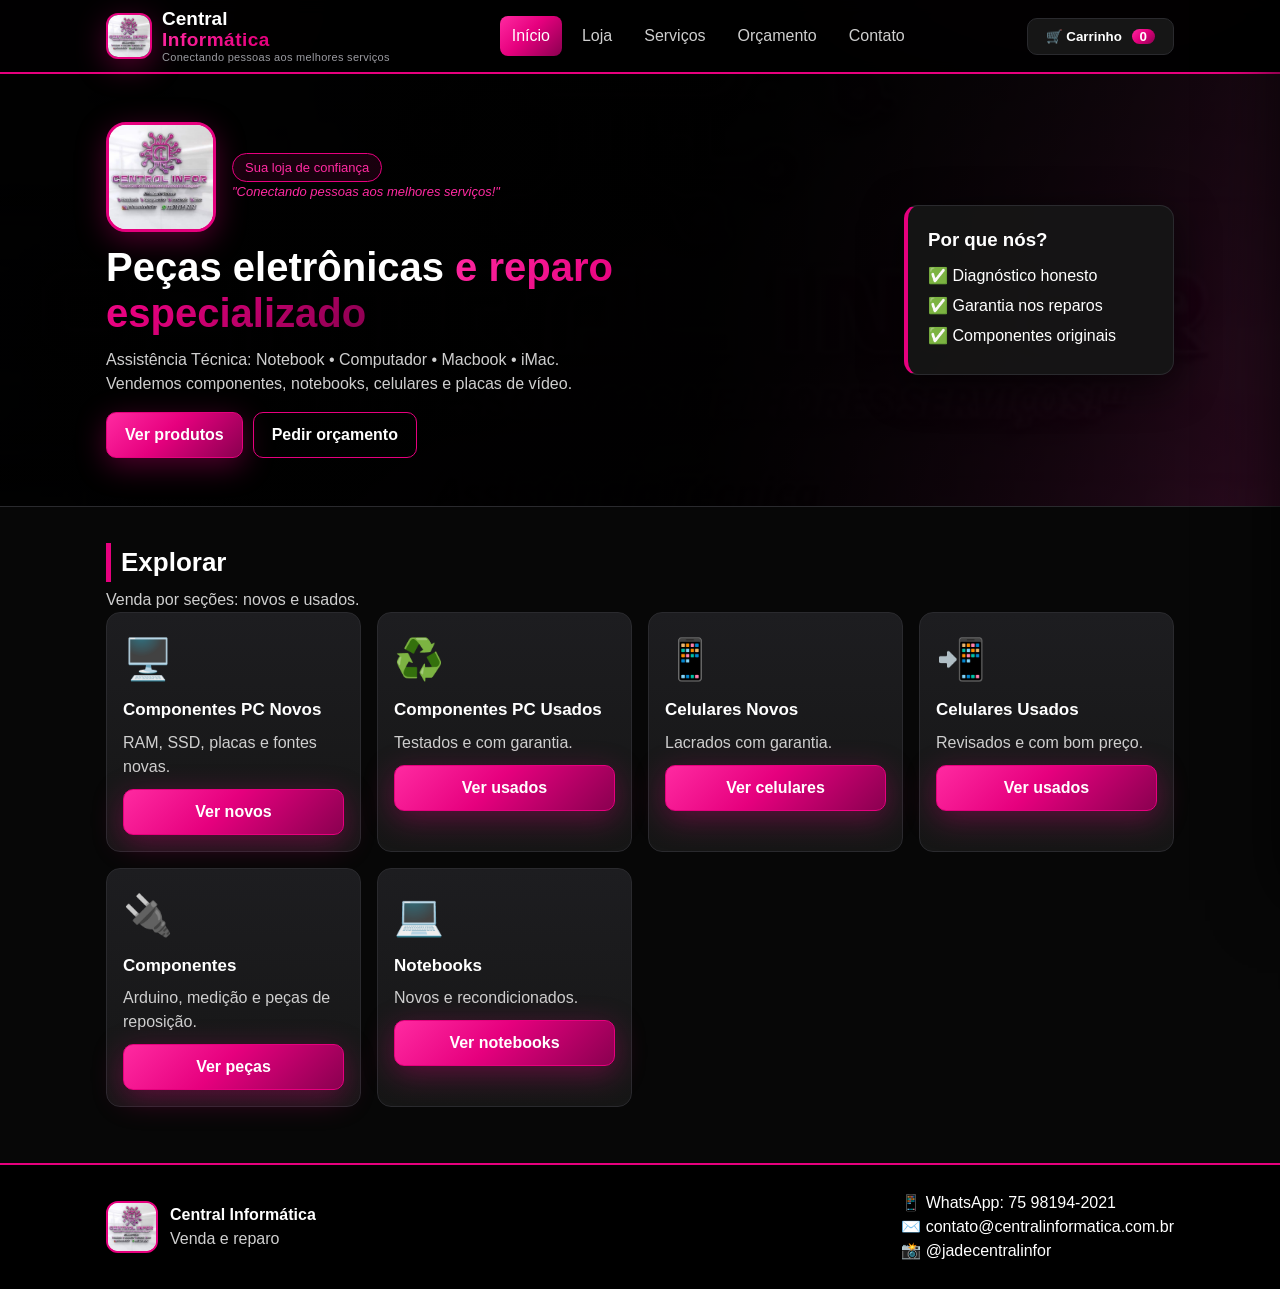
<file: index.html>
<!DOCTYPE html>
<html lang="pt-BR">
<head>
  <meta charset="UTF-8" />
  <meta name="viewport" content="width=device-width, initial-scale=1.0" />
  <title>Central Informática | Início</title>
  <meta name="description" content="Venda de componentes eletrônicos e reparo de notebooks, celulares, computadores e placas de vídeo." />
  <link rel="icon" href="assets/images/logo.jpg" type="image/jpeg" />
  <link rel="stylesheet" href="assets/style.css" />
</head>
<body>
  <header class="header">
    <div class="container header-inner">
      <a href="index.html" class="brand"><img src="assets/images/logo.jpg" alt="Central Informática logo" class="logo-img" /><span class="logo">Central<span>Informática</span><small>Conectando pessoas aos melhores serviços</small></span></a>
      <nav class="nav" id="nav">
        <a href="index.html" class="active">Início</a>
        <a href="store.html">Loja</a>
        <a href="services.html">Serviços</a>
        <a href="quote.html">Orçamento</a>
        <a href="contact.html">Contato</a>
      </nav>
      <div class="header-actions">
        <button id="btn-cart" class="btn btn-cart" type="button">🛒 Carrinho <span id="cart-count" class="cart-count">0</span></button>
        <button id="btn-menu" class="btn-menu" type="button" aria-label="Abrir menu">☰</button>
      </div>
    </div>
  </header>

  <section class="hero">
    <div class="container hero-inner">
      <div>
        <div class="hero-logo"><img src="assets/images/logo.jpg" alt="Central Infor - Assistência Técnica" /><div><p class="badge">Sua loja de confiança</p><p class="slogan">"Conectando pessoas aos melhores serviços!"</p></div></div>
        <h1>Peças eletrônicas <span class="magenta">e reparo especializado</span></h1>
        <p class="subtitle">Assistência Técnica: Notebook • Computador • Macbook • iMac. Vendemos componentes, notebooks, celulares e placas de vídeo.</p>
        <div class="hero-buttons">
          <a href="store.html" class="btn btn-primary">Ver produtos</a>
          <a href="quote.html" class="btn btn-outline">Pedir orçamento</a>
        </div>
      </div>
      <div class="hero-card">
        <h3>Por que nós?</h3>
        <ul>
          <li>✅ Diagnóstico honesto</li>
          <li>✅ Garantia nos reparos</li>
          <li>✅ Componentes originais</li>
        </ul>
      </div>
    </div>
  </section>

  <main class="container">
    <section class="section">
      <h2>Explorar</h2>
      <p class="muted">Venda por seções: novos e usados.</p>
      <div class="grid">
        <article class="card"><div class="icon">🖥️</div><h3>Componentes PC Novos</h3><p class="muted">RAM, SSD, placas e fontes novas.</p><a href="store.html" class="btn btn-primary">Ver novos</a></article>
        <article class="card"><div class="icon">♻️</div><h3>Componentes PC Usados</h3><p class="muted">Testados e com garantia.</p><a href="store.html" class="btn btn-primary">Ver usados</a></article>
        <article class="card"><div class="icon">📱</div><h3>Celulares Novos</h3><p class="muted">Lacrados com garantia.</p><a href="store.html" class="btn btn-primary">Ver celulares</a></article>
        <article class="card"><div class="icon">📲</div><h3>Celulares Usados</h3><p class="muted">Revisados e com bom preço.</p><a href="store.html" class="btn btn-primary">Ver usados</a></article>
        <article class="card"><div class="icon">🔌</div><h3>Componentes</h3><p class="muted">Arduino, medição e peças de reposição.</p><a href="store.html" class="btn btn-primary">Ver peças</a></article>
        <article class="card"><div class="icon">💻</div><h3>Notebooks</h3><p class="muted">Novos e recondicionados.</p><a href="store.html" class="btn btn-primary">Ver notebooks</a></article>
      </div>
    </section>
  </main>

  <aside id="cart-panel" class="cart-panel" aria-hidden="true">
    <div class="cart-head"><h3>Seu carrinho</h3><button id="btn-close-cart" class="btn-menu" type="button" style="display:block">✕</button></div>
    <div id="cart-items" class="cart-items"></div>
    <div class="cart-foot">
      <p>Total: <strong id="cart-total">R$0</strong></p>
      <button id="btn-clear" class="btn btn-outline" type="button">Esvaziar</button>
      <button id="btn-order" class="btn btn-primary" type="button">Pedir pelo WhatsApp</button>
    </div>
  </aside>
  <div id="overlay" class="overlay hidden"></div>

  <footer class="footer">
    <div class="container footer-inner">
      <div class="footer-brand"><img src="assets/images/logo.jpg" alt="Central Informática" /><div><strong>Central Informática</strong><p class="muted">Venda e reparo</p></div></div>
      <div><p>📱 WhatsApp: 75 98194-2021<br />✉️ contato@centralinformatica.com.br<br />📸 @jadecentralinfor</p></div>
    </div>
  </footer>
  <script src="assets/app.js"></script>
</body>
</html>
</file>
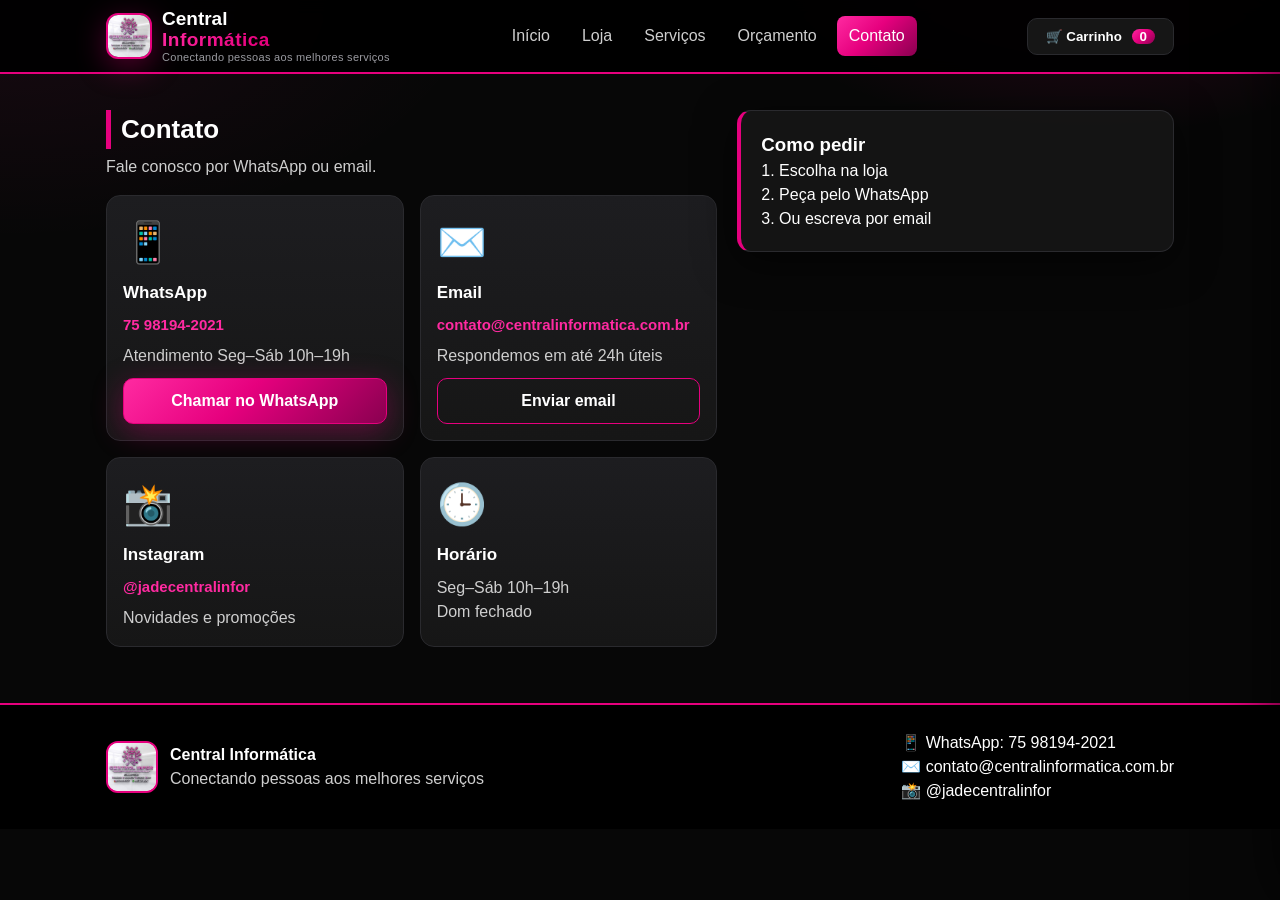
<file: contact.html>
<!DOCTYPE html>
<html lang="pt-BR">
<head>
  <meta charset="UTF-8" />
  <meta name="viewport" content="width=device-width, initial-scale=1.0" />
  <title>Contato | Central Informática</title>
  <link rel="icon" href="assets/images/logo.jpg" type="image/jpeg" />
  <link rel="stylesheet" href="assets/style.css" />
</head>
<body>
  <header class="header">
    <div class="container header-inner">
      <a href="index.html" class="brand"><img src="assets/images/logo.jpg" alt="Central Informática logo" class="logo-img" /><span class="logo">Central<span>Informática</span><small>Conectando pessoas aos melhores serviços</small></span></a>
      <nav class="nav" id="nav">
        <a href="index.html">Início</a>
        <a href="store.html">Loja</a>
        <a href="services.html">Serviços</a>
        <a href="quote.html">Orçamento</a>
        <a href="contact.html" class="active">Contato</a>
      </nav>
      <div class="header-actions">
        <button id="btn-cart" class="btn btn-cart" type="button">🛒 Carrinho <span id="cart-count" class="cart-count">0</span></button>
        <button id="btn-menu" class="btn-menu" type="button" aria-label="Abrir menu">☰</button>
      </div>
    </div>
  </header>

  <main class="container">
    <section class="section cotiza">
      <div>
        <h2>Contato</h2>
        <p class="muted">Fale conosco por WhatsApp ou email.</p>
        <div class="contact-grid">
          <article class="card"><div class="icon">📱</div><h3>WhatsApp</h3><p class="contact-line"><a href="https://wa.me/5575981942021" target="_blank" rel="noopener">75 98194-2021</a></p><p class="muted">Atendimento Seg–Sáb 10h–19h</p><a href="https://wa.me/5575981942021?text=Ol%C3%A1%20Central%20Inform%C3%A1tica%2C%20preciso%20de%20ajuda" target="_blank" rel="noopener" class="btn btn-primary">Chamar no WhatsApp</a></article>
          <article class="card"><div class="icon">✉️</div><h3>Email</h3><p class="contact-line"><a href="mailto:contato@centralinformatica.com.br">contato@centralinformatica.com.br</a></p><p class="muted">Respondemos em até 24h úteis</p><a href="mailto:contato@centralinformatica.com.br?subject=Or%C3%A7amento%20Central%20Inform%C3%A1tica" class="btn btn-outline">Enviar email</a></article>
          <article class="card"><div class="icon">📸</div><h3>Instagram</h3><p class="contact-line"><a href="https://instagram.com/jadecentralinfor" target="_blank" rel="noopener">@jadecentralinfor</a></p><p class="muted">Novidades e promoções</p></article>
          <article class="card"><div class="icon">🕒</div><h3>Horário</h3><p class="muted">Seg–Sáb 10h–19h<br />Dom fechado</p></article>
        </div>
      </div>
      <div class="hero-card">
        <h3>Como pedir</h3>
        <p>1. Escolha na loja<br />2. Peça pelo WhatsApp<br />3. Ou escreva por email</p>
      </div>
    </section>
  </main>

  <aside id="cart-panel" class="cart-panel" aria-hidden="true">
    <div class="cart-head"><h3>Seu carrinho</h3><button id="btn-close-cart" class="btn-menu" type="button" style="display:block">✕</button></div>
    <div id="cart-items" class="cart-items"></div>
    <div class="cart-foot">
      <p>Total: <strong id="cart-total">R$0</strong></p>
      <button id="btn-clear" class="btn btn-outline" type="button">Esvaziar</button>
      <button id="btn-order" class="btn btn-primary" type="button">Pedir pelo WhatsApp</button>
    </div>
  </aside>
  <div id="overlay" class="overlay hidden"></div>

  <footer class="footer">
    <div class="container footer-inner">
      <div class="footer-brand"><img src="assets/images/logo.jpg" alt="Central Informática" /><div><strong>Central Informática</strong><p class="muted">Conectando pessoas aos melhores serviços</p></div></div>
      <div><p>📱 WhatsApp: 75 98194-2021<br />✉️ contato@centralinformatica.com.br<br />📸 @jadecentralinfor</p></div>
    </div>
  </footer>
  <script src="assets/app.js"></script>
</body>
</html>
</file>
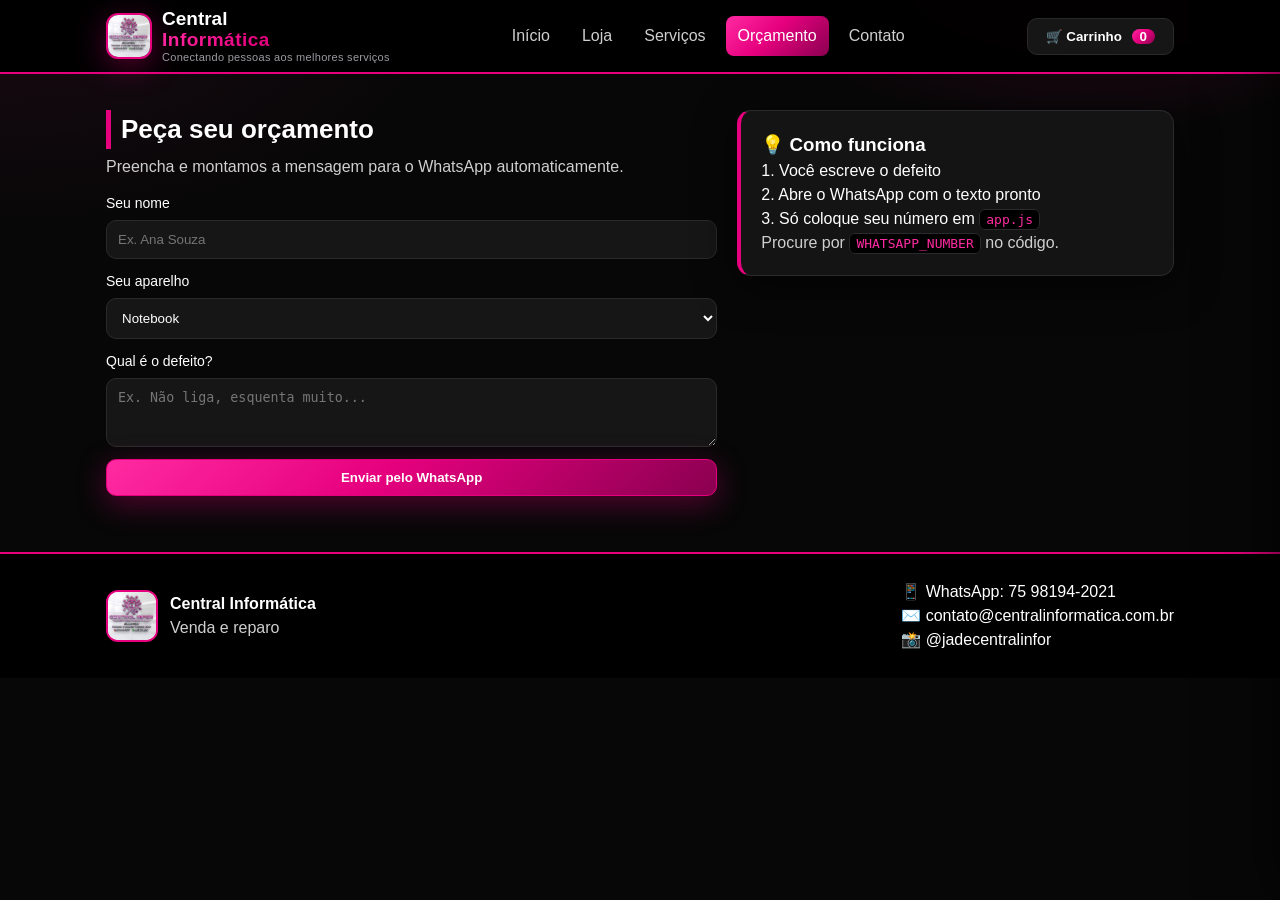
<file: quote.html>
<!DOCTYPE html>
<html lang="pt-BR">
<head>
  <meta charset="UTF-8" />
  <meta name="viewport" content="width=device-width, initial-scale=1.0" />
  <title>Orçamento | Central Informática</title>
  <link rel="icon" href="assets/images/logo.jpg" type="image/jpeg" />
  <link rel="stylesheet" href="assets/style.css" />
</head>
<body>
  <header class="header">
    <div class="container header-inner">
      <a href="index.html" class="brand"><img src="assets/images/logo.jpg" alt="Central Informática logo" class="logo-img" /><span class="logo">Central<span>Informática</span><small>Conectando pessoas aos melhores serviços</small></span></a>
      <nav class="nav" id="nav">
        <a href="index.html">Início</a>
        <a href="store.html">Loja</a>
        <a href="services.html">Serviços</a>
        <a href="quote.html" class="active">Orçamento</a>
        <a href="contact.html">Contato</a>
      </nav>
      <div class="header-actions">
        <button id="btn-cart" class="btn btn-cart" type="button">🛒 Carrinho <span id="cart-count" class="cart-count">0</span></button>
        <button id="btn-menu" class="btn-menu" type="button" aria-label="Abrir menu">☰</button>
      </div>
    </div>
  </header>

  <main class="container">
    <section class="section cotiza">
      <div>
        <h2>Peça seu orçamento</h2>
        <p class="muted">Preencha e montamos a mensagem para o WhatsApp automaticamente.</p>
        <form id="quote-form" class="form">
          <label>Seu nome<input id="customer-name" required placeholder="Ex. Ana Souza" /></label>
          <label>Seu aparelho
            <select id="device-type">
              <option>Notebook</option><option>Celular</option>
              <option>Computador desktop</option>
              <option>Placa de vídeo</option><option>Outro</option>
            </select>
          </label>
          <label>Qual é o defeito?<textarea id="issue-desc" rows="3" required placeholder="Ex. Não liga, esquenta muito..."></textarea></label>
          <button class="btn btn-primary" type="submit">Enviar pelo WhatsApp</button>
        </form>
      </div>
      <div class="hero-card">
        <h3>💡 Como funciona</h3>
        <p>1. Você escreve o defeito<br/>2. Abre o WhatsApp com o texto pronto<br/>3. Só coloque seu número em <code>app.js</code></p>
        <p class="muted">Procure por <code>WHATSAPP_NUMBER</code> no código.</p>
      </div>
    </section>
  </main>

  <aside id="cart-panel" class="cart-panel" aria-hidden="true">
    <div class="cart-head"><h3>Seu carrinho</h3><button id="btn-close-cart" class="btn-menu" type="button" style="display:block">✕</button></div>
    <div id="cart-items" class="cart-items"></div>
    <div class="cart-foot">
      <p>Total: <strong id="cart-total">R$0</strong></p>
      <button id="btn-clear" class="btn btn-outline" type="button">Esvaziar</button>
      <button id="btn-order" class="btn btn-primary" type="button">Pedir pelo WhatsApp</button>
    </div>
  </aside>
  <div id="overlay" class="overlay hidden"></div>

  <footer class="footer">
    <div class="container footer-inner">
      <div class="footer-brand"><img src="assets/images/logo.jpg" alt="Central Informática" /><div><strong>Central Informática</strong><p class="muted">Venda e reparo</p></div></div>
      <div><p>📱 WhatsApp: 75 98194-2021<br />✉️ contato@centralinformatica.com.br<br />📸 @jadecentralinfor</p></div>
    </div>
  </footer>
  <script src="assets/app.js"></script>
</body>
</html>
</file>
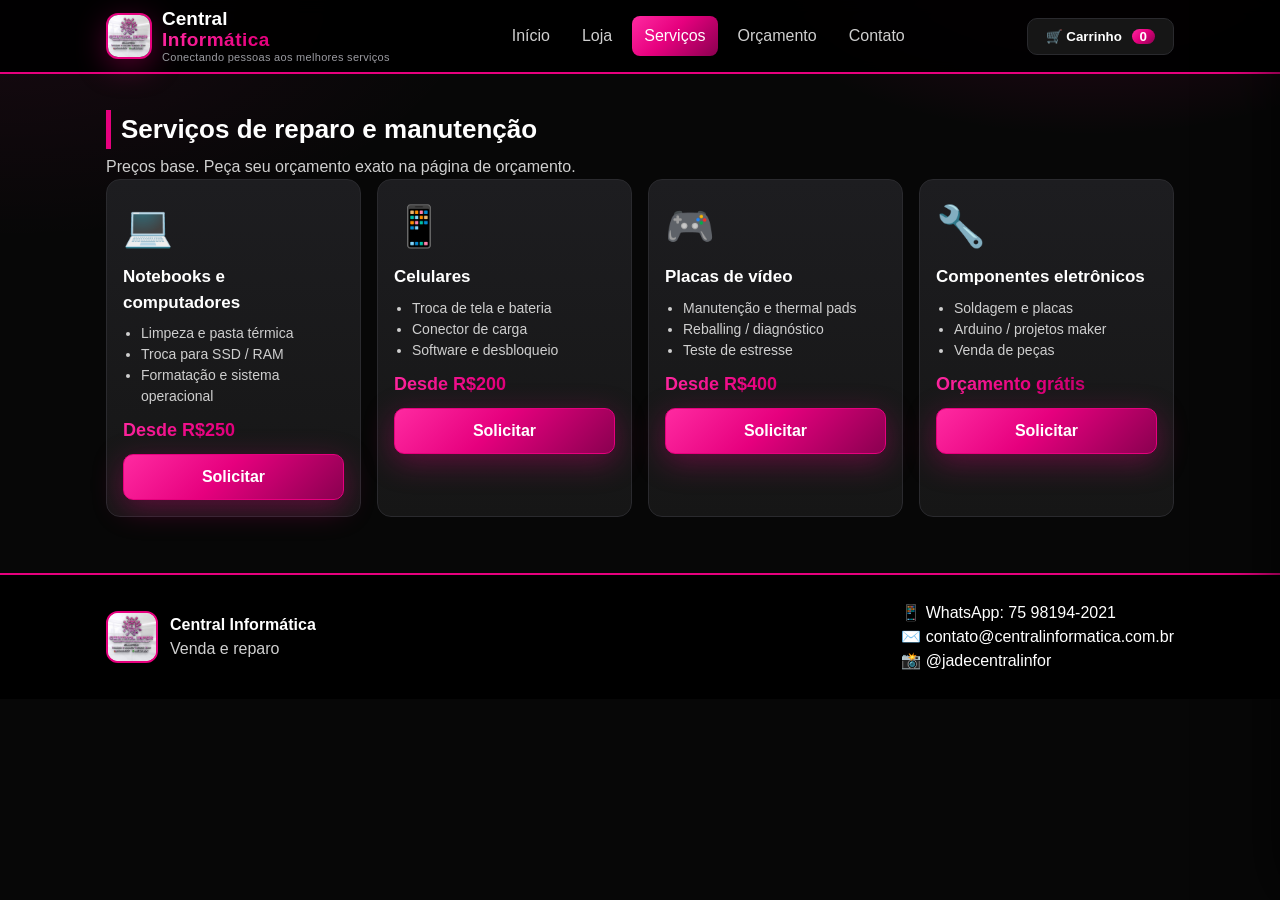
<file: services.html>
<!DOCTYPE html>
<html lang="pt-BR">
<head>
  <meta charset="UTF-8" />
  <meta name="viewport" content="width=device-width, initial-scale=1.0" />
  <title>Serviços | Central Informática</title>
  <link rel="icon" href="assets/images/logo.jpg" type="image/jpeg" />
  <link rel="stylesheet" href="assets/style.css" />
</head>
<body>
  <header class="header">
    <div class="container header-inner">
      <a href="index.html" class="brand"><img src="assets/images/logo.jpg" alt="Central Informática logo" class="logo-img" /><span class="logo">Central<span>Informática</span><small>Conectando pessoas aos melhores serviços</small></span></a>
      <nav class="nav" id="nav">
        <a href="index.html">Início</a>
        <a href="store.html">Loja</a>
        <a href="services.html" class="active">Serviços</a>
        <a href="quote.html">Orçamento</a>
        <a href="contact.html">Contato</a>
      </nav>
      <div class="header-actions">
        <button id="btn-cart" class="btn btn-cart" type="button">🛒 Carrinho <span id="cart-count" class="cart-count">0</span></button>
        <button id="btn-menu" class="btn-menu" type="button" aria-label="Abrir menu">☰</button>
      </div>
    </div>
  </header>

  <main class="container">
    <section class="section">
      <h2>Serviços de reparo e manutenção</h2>
      <p class="muted">Preços base. Peça seu orçamento exato na página de orçamento.</p>
      <div class="grid services">
        <article class="card"><div class="icon">💻</div><h3>Notebooks e computadores</h3><ul><li>Limpeza e pasta térmica</li><li>Troca para SSD / RAM</li><li>Formatação e sistema operacional</li></ul><p class="price">Desde R$250</p><a href="quote.html" class="btn btn-primary">Solicitar</a></article>
        <article class="card"><div class="icon">📱</div><h3>Celulares</h3><ul><li>Troca de tela e bateria</li><li>Conector de carga</li><li>Software e desbloqueio</li></ul><p class="price">Desde R$200</p><a href="quote.html" class="btn btn-primary">Solicitar</a></article>
        <article class="card"><div class="icon">🎮</div><h3>Placas de vídeo</h3><ul><li>Manutenção e thermal pads</li><li>Reballing / diagnóstico</li><li>Teste de estresse</li></ul><p class="price">Desde R$400</p><a href="quote.html" class="btn btn-primary">Solicitar</a></article>
        <article class="card"><div class="icon">🔧</div><h3>Componentes eletrônicos</h3><ul><li>Soldagem e placas</li><li>Arduino / projetos maker</li><li>Venda de peças</li></ul><p class="price">Orçamento grátis</p><a href="quote.html" class="btn btn-primary">Solicitar</a></article>
      </div>
    </section>
  </main>

  <aside id="cart-panel" class="cart-panel" aria-hidden="true">
    <div class="cart-head"><h3>Seu carrinho</h3><button id="btn-close-cart" class="btn-menu" type="button" style="display:block">✕</button></div>
    <div id="cart-items" class="cart-items"></div>
    <div class="cart-foot">
      <p>Total: <strong id="cart-total">R$0</strong></p>
      <button id="btn-clear" class="btn btn-outline" type="button">Esvaziar</button>
      <button id="btn-order" class="btn btn-primary" type="button">Pedir pelo WhatsApp</button>
    </div>
  </aside>
  <div id="overlay" class="overlay hidden"></div>

  <footer class="footer">
    <div class="container footer-inner">
      <div class="footer-brand"><img src="assets/images/logo.jpg" alt="Central Informática" /><div><strong>Central Informática</strong><p class="muted">Venda e reparo</p></div></div>
      <div><p>📱 WhatsApp: 75 98194-2021<br />✉️ contato@centralinformatica.com.br<br />📸 @jadecentralinfor</p></div>
    </div>
  </footer>
  <script src="assets/app.js"></script>
</body>
</html>
</file>
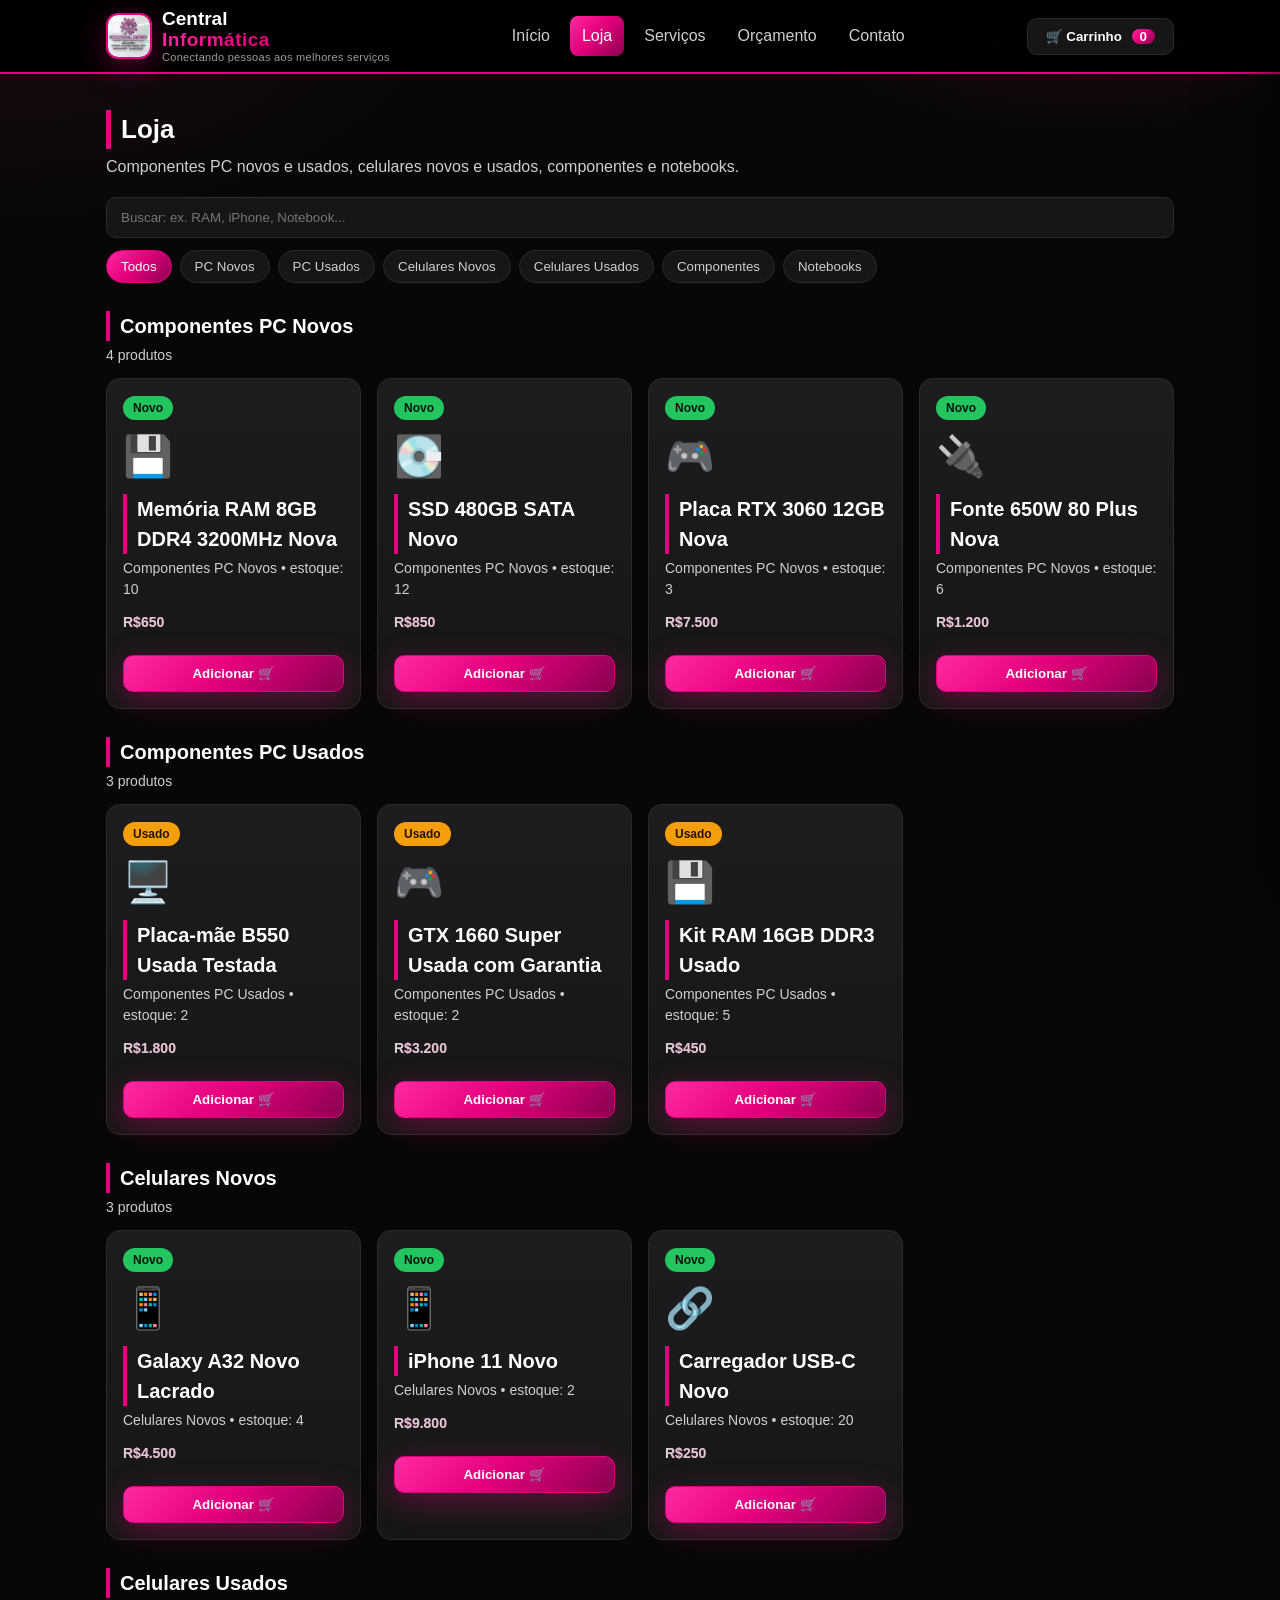
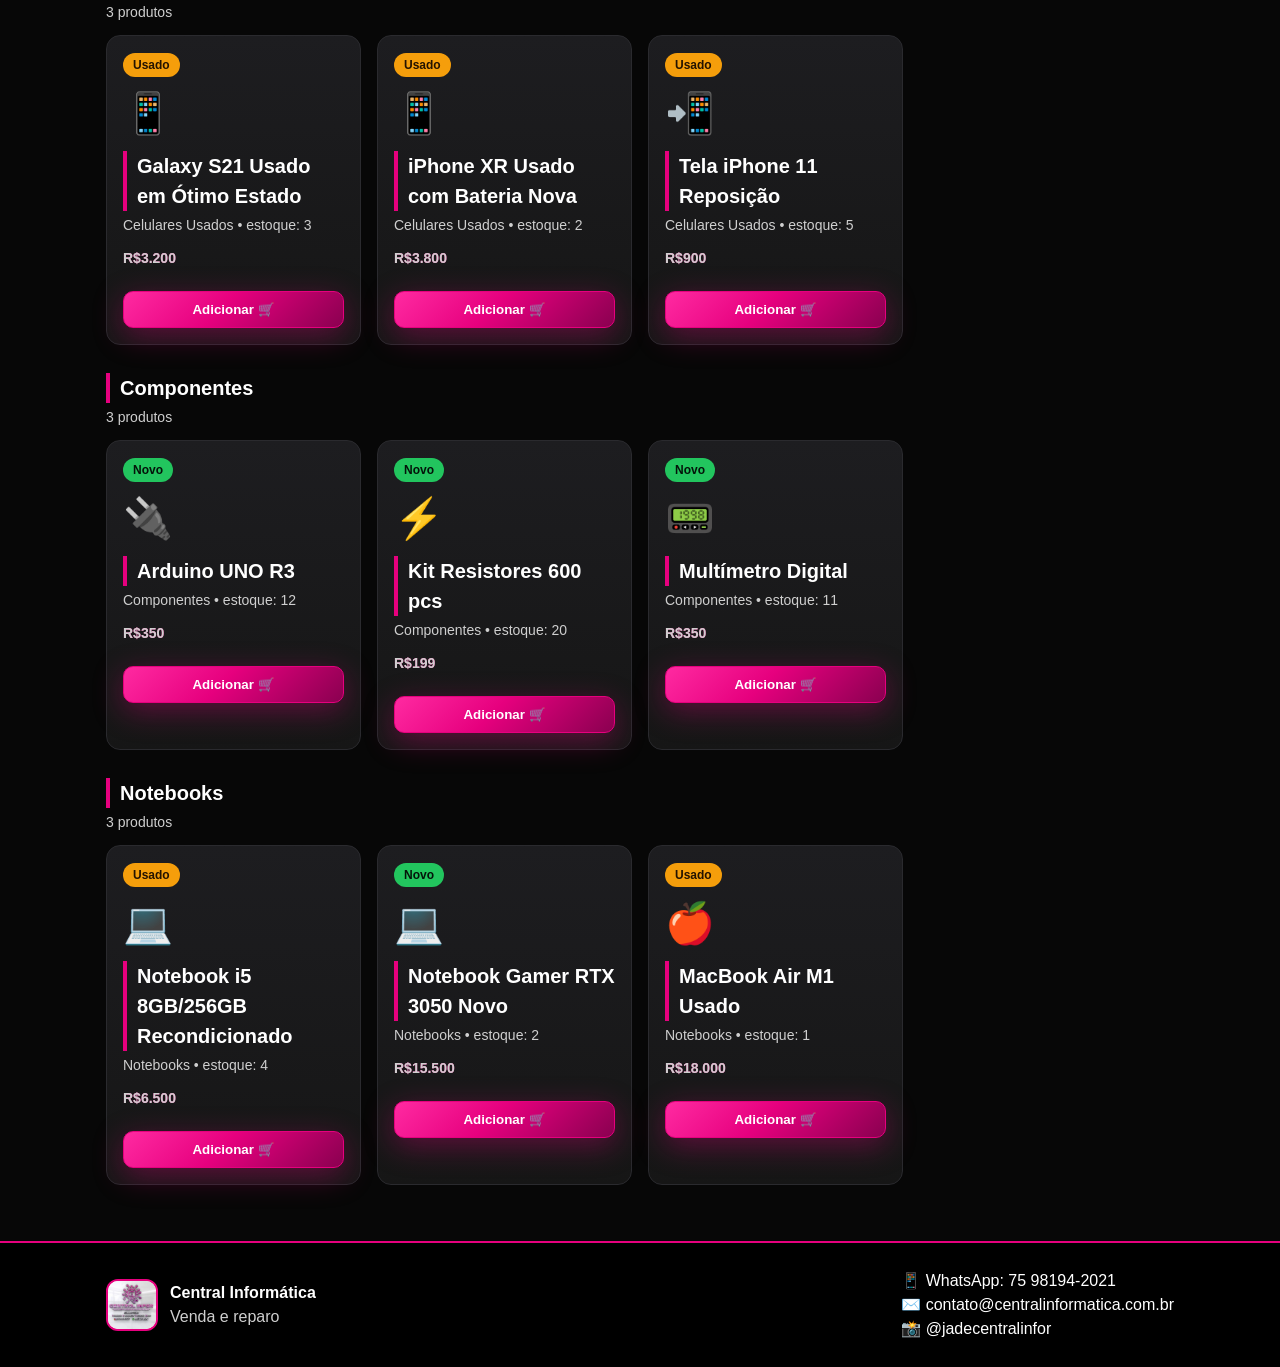
<file: store.html>
<!DOCTYPE html>
<html lang="pt-BR">
<head>
  <meta charset="UTF-8" />
  <meta name="viewport" content="width=device-width, initial-scale=1.0" />
  <title>Loja | Central Informática</title>
  <link rel="icon" href="assets/images/logo.jpg" type="image/jpeg" />
  <link rel="stylesheet" href="assets/style.css" />
</head>
<body>
  <header class="header">
    <div class="container header-inner">
      <a href="index.html" class="brand"><img src="assets/images/logo.jpg" alt="Central Informática logo" class="logo-img" /><span class="logo">Central<span>Informática</span><small>Conectando pessoas aos melhores serviços</small></span></a>
      <nav class="nav" id="nav">
        <a href="index.html">Início</a>
        <a href="store.html" class="active">Loja</a>
        <a href="services.html">Serviços</a>
        <a href="quote.html">Orçamento</a>
        <a href="contact.html">Contato</a>
      </nav>
      <div class="header-actions">
        <button id="btn-cart" class="btn btn-cart" type="button">🛒 Carrinho <span id="cart-count" class="cart-count">0</span></button>
        <button id="btn-menu" class="btn-menu" type="button" aria-label="Abrir menu">☰</button>
      </div>
    </div>
  </header>

  <main class="container">
    <section class="section">
      <h2>Loja</h2>
      <p class="muted">Componentes PC novos e usados, celulares novos e usados, componentes e notebooks.</p>
      <div class="toolbar">
        <input id="search" type="search" placeholder="Buscar: ex. RAM, iPhone, Notebook..." />
        <div id="filters" class="filters">
          <button class="chip active" data-category="all" type="button">Todos</button>
          <button class="chip" data-category="pc-novo" type="button">PC Novos</button>
          <button class="chip" data-category="pc-usado" type="button">PC Usados</button>
          <button class="chip" data-category="cel-novo" type="button">Celulares Novos</button>
          <button class="chip" data-category="cel-usado" type="button">Celulares Usados</button>
          <button class="chip" data-category="componentes" type="button">Componentes</button>
          <button class="chip" data-category="notebooks" type="button">Notebooks</button>
        </div>
      </div>
      <div id="grid" class="grid"></div>
      <div id="shop-sections"></div>
      <p id="empty" class="muted hidden">Nenhum produto encontrado. Tente outra busca.</p>
    </section>
  </main>

  <aside id="cart-panel" class="cart-panel" aria-hidden="true">
    <div class="cart-head"><h3>Seu carrinho</h3><button id="btn-close-cart" class="btn-menu" type="button" style="display:block">✕</button></div>
    <div id="cart-items" class="cart-items"></div>
    <div class="cart-foot">
      <p>Total: <strong id="cart-total">R$0</strong></p>
      <button id="btn-clear" class="btn btn-outline" type="button">Esvaziar</button>
      <button id="btn-order" class="btn btn-primary" type="button">Pedir pelo WhatsApp</button>
    </div>
  </aside>
  <div id="overlay" class="overlay hidden"></div>

  <footer class="footer">
    <div class="container footer-inner">
      <div class="footer-brand"><img src="assets/images/logo.jpg" alt="Central Informática" /><div><strong>Central Informática</strong><p class="muted">Venda e reparo</p></div></div>
      <div><p>📱 WhatsApp: 75 98194-2021<br />✉️ contato@centralinformatica.com.br<br />📸 @jadecentralinfor</p></div>
    </div>
  </footer>
  <script src="assets/app.js"></script>
</body>
</html>
</file>
<file: assets/style.css>
:root {
  --negro: #070707;
  --negro-2: #0d0d0f;
  --gris-fondo: #111111;
  --gris-tarjeta: #161616;
  --gris-tarjeta-2: #1d1d20;
  --borde: #2a2a2e;
  --magenta: #e6007e;
  --magenta-brillo: #ff2aa1;
  --magenta-oscuro: #9c0054;
  --magenta-hover: #b00062;
  --degradado-marca: linear-gradient(135deg, #ff2aa1 0%, #e6007e 45%, #8a0050 100%);
  --blanco: #ffffff;
  --gris-texto: #cfcfcf;
  --gris-apagado: #9a9aa0;
  --verde: #22c55e;
  --amarillo: #f59e0b;
  --sombra-magenta: 0 8px 30px rgba(230, 0, 126, 0.35);
}
* { box-sizing: border-box; margin: 0; padding: 0; }
body {
  background: var(--negro);
  color: var(--blanco);
  font-family: Arial, Helvetica, sans-serif;
  line-height: 1.5;
  background-image:
    radial-gradient(600px 300px at 85% -5%, rgba(230,0,126,0.18), transparent 60%),
    radial-gradient(800px 400px at 0% 0%, rgba(255,42,161,0.07), transparent 60%);
  background-attachment: fixed;
}
.container { max-width: 1100px; margin: 0 auto; padding: 0 16px; }
.muted { color: var(--gris-texto); }
.hidden { display: none !important; }
.magenta { color: var(--magenta-brillo); }
.btn {
  display: inline-block;
  padding: 10px 18px;
  border-radius: 10px;
  border: 1px solid transparent;
  cursor: pointer;
  text-decoration: none;
  font-weight: bold;
  transition: transform .15s, background .15s, box-shadow .15s;
}
.btn:active { transform: scale(.97); }
.btn-primary {
  background: var(--degradado-marca);
  color: #fff;
  border-color: var(--magenta);
  box-shadow: var(--sombra-magenta);
}
.btn-primary:hover { background: var(--magenta-hover); box-shadow: 0 4px 18px rgba(230,0,126,.5); }
.btn-outline { background: transparent; color: #fff; border-color: var(--magenta); }
.btn-outline:hover { background: var(--magenta); }
.header {
  position: sticky;
  top: 0;
  z-index: 10;
  background: rgba(0,0,0,.92);
  backdrop-filter: blur(8px);
  border-bottom: 2px solid var(--magenta);
}
.header-inner {
  display: flex;
  align-items: center;
  justify-content: space-between;
  height: 72px;
  gap: 12px;
}
.brand {
  display: flex;
  align-items: center;
  gap: 10px;
  text-decoration: none;
  color: #fff;
}
.logo-img {
  width: 46px;
  height: 46px;
  object-fit: cover;
  object-position: center 20%;
  border-radius: 12px;
  border: 2px solid var(--magenta);
  background: #000;
  box-shadow: var(--sombra-magenta);
}
.logo { color: #fff; text-decoration: none; font-size: 19px; font-weight: 800; line-height: 1.1; }
.logo span {
  background: var(--degradado-marca);
  -webkit-background-clip: text;
  background-clip: text;
  color: transparent;
  display: block;
  font-size: 19px;
  letter-spacing: .5px;
}
.logo small {
  display: block;
  font-size: 11px;
  font-weight: 400;
  color: var(--gris-apagado);
  letter-spacing: .3px;
}
.nav { display: flex; gap: 8px; }
.nav a { color: var(--gris-texto); text-decoration: none; padding: 8px 12px; border-radius: 8px; }
.nav a:hover { color: var(--magenta-brillo); background: rgba(230,0,126,.1); }
.nav a.active { color: #fff; background: var(--degradado-marca); }
.header-actions { display: flex; gap: 8px; align-items: center; }
.btn-cart { background: var(--gris-tarjeta); color: #fff; border-color: var(--borde); }
.btn-cart:hover { border-color: var(--magenta); }
.cart-count {
  background: var(--degradado-marca);
  border-radius: 999px;
  padding: 0 8px;
  margin-left: 6px;
}
.btn-menu { display: none; background: none; border: none; color: #fff; font-size: 22px; cursor: pointer; }
.hero {
  background:
    linear-gradient(135deg, rgba(0,0,0,.96) 45%, rgba(58,0,36,.92) 100%),
    url('images/logo.jpg') center/cover no-repeat;
  border-bottom: 1px solid var(--borde);
  padding: 48px 0;
  position: relative;
  overflow: hidden;
}
.hero::after {
  content: "";
  position: absolute;
  inset: 0;
  background: linear-gradient(90deg, rgba(0,0,0,.95) 55%, rgba(0,0,0,.4) 100%);
  pointer-events: none;
}
.hero-inner {
  position: relative;
  z-index: 1;
  display: flex;
  gap: 24px;
  align-items: center;
  justify-content: space-between;
}
.hero h1 { font-size: 40px; margin: 12px 0; line-height: 1.15; }
.hero h1 .magenta {
  background: var(--degradado-marca);
  -webkit-background-clip: text;
  background-clip: text;
  color: transparent;
}
.subtitle { color: var(--gris-texto); margin-bottom: 16px; max-width: 520px; }
.badge {
  display: inline-block;
  border: 1px solid var(--magenta);
  color: var(--magenta-brillo);
  background: rgba(230,0,126,.1);
  padding: 4px 12px;
  border-radius: 999px;
  font-size: 13px;
}
.hero-buttons { display: flex; gap: 10px; flex-wrap: wrap; }
.hero-card {
  background: rgba(22,22,22,.95);
  border: 1px solid var(--borde);
  border-left: 4px solid var(--magenta);
  border-radius: 14px;
  padding: 20px;
  min-width: 270px;
  box-shadow: 0 10px 40px rgba(0,0,0,.6);
}
.hero-card ul { list-style: none; margin-top: 10px; }
.hero-card li { margin: 6px 0; }
.hero-logo {
  display: flex;
  align-items: center;
  gap: 16px;
  margin-bottom: 8px;
}
.hero-logo img {
  width: 110px;
  height: 110px;
  object-fit: cover;
  object-position: center 15%;
  border-radius: 20px;
  border: 3px solid var(--magenta);
  box-shadow: var(--sombra-magenta);
  background: #fff;
}
.hero-logo .slogan { font-size: 13px; color: var(--magenta-brillo); font-style: italic; }
.section { padding: 36px 0; }
.section h2 {
  font-size: 26px;
  margin-bottom: 6px;
  border-left: 5px solid var(--magenta);
  padding-left: 10px;
}
.toolbar { display: flex; flex-direction: column; gap: 12px; margin: 18px 0; }
.toolbar input {
  padding: 12px 14px;
  border-radius: 10px;
  border: 1px solid var(--borde);
  background: var(--gris-tarjeta);
  color: #fff;
  outline: none;
}
.toolbar input:focus { border-color: var(--magenta); box-shadow: 0 0 0 3px rgba(230,0,126,.25); }
.filters { display: flex; gap: 8px; flex-wrap: wrap; }
.chip {
  padding: 8px 14px;
  border-radius: 999px;
  border: 1px solid var(--borde);
  background: var(--gris-tarjeta);
  color: var(--gris-texto);
  cursor: pointer;
}
.chip.active, .chip:hover { background: var(--degradado-marca); color: #fff; border-color: var(--magenta); }
.grid {
  display: grid;
  grid-template-columns: repeat(auto-fill, minmax(230px, 1fr));
  gap: 16px;
}
.card {
  background: linear-gradient(180deg, var(--gris-tarjeta-2), var(--gris-tarjeta));
  border: 1px solid var(--borde);
  border-radius: 14px;
  padding: 16px;
  transition: transform 0.15s, border-color 0.15s, box-shadow 0.15s;
}
.card:hover { transform: translateY(-4px); border-color: var(--magenta); box-shadow: var(--sombra-magenta); }
.card .icon { font-size: 40px; }
.card h3 { margin: 8px 0; font-size: 17px; }
.card ul { color: var(--gris-texto); font-size: 14px; margin-left: 18px; }
.price {
  background: var(--degradado-marca);
  -webkit-background-clip: text;
  background-clip: text;
  color: transparent;
  font-weight: 800;
  margin-top: 10px;
  font-size: 18px;
}
.card .btn { width: 100%; margin-top: 10px; text-align: center; }
.stock { font-size: 13px; color: var(--gris-texto); }
.tag {
  display: inline-block;
  font-size: 12px;
  font-weight: bold;
  padding: 3px 10px;
  border-radius: 999px;
  margin-bottom: 6px;
}
.tag-novo { background: var(--verde); color: #04140a; }
.tag-usado { background: var(--amarillo); color: #241300; }
.product-img {
  width: 100%;
  height: 150px;
  object-fit: cover;
  object-position: top;
  border-radius: 10px;
  border: 1px solid var(--borde);
  background: #fff;
  margin-bottom: 10px;
}
.shop-section { margin-top: 28px; }
.shop-section h3 {
  font-size: 20px;
  margin-bottom: 4px;
  border-left: 4px solid var(--magenta);
  padding-left: 10px;
}
.shop-section p { color: var(--gris-texto); font-size: 14px; margin-bottom: 12px; }
.cotiza { display: grid; grid-template-columns: 1.4fr 1fr; gap: 20px; align-items: start; }
.form { display: flex; flex-direction: column; gap: 12px; margin-top: 14px; }
.form label { display: flex; flex-direction: column; gap: 6px; font-size: 14px; }
.form input, .form select, .form textarea {
  padding: 11px; border-radius: 10px;
  border: 1px solid var(--borde);
  background: var(--gris-tarjeta); color: #fff;
  outline: none;
}
.form input:focus, .form select:focus, .form textarea:focus { border-color: var(--magenta); }
code { background: #000; color: var(--magenta-brillo); padding: 2px 6px; border-radius: 6px; border: 1px solid var(--borde); }
.contact-grid { display: grid; grid-template-columns: repeat(auto-fill, minmax(240px, 1fr)); gap: 16px; margin-top: 16px; }
.contact-line { font-size: 15px; margin: 8px 0; word-break: break-all; }
.contact-line a { color: var(--magenta-brillo); text-decoration: none; font-weight: bold; }
.contact-line a:hover { text-decoration: underline; }
.cart-panel {
  position: fixed;
  top: 0; right: 0;
  width: 360px; max-width: 92vw; height: 100%;
  background: #0a0a0a;
  border-left: 2px solid var(--magenta);
  padding: 16px;
  transform: translateX(105%);
  transition: transform 0.25s;
  z-index: 20;
  display: flex; flex-direction: column; gap: 12px;
  box-shadow: -20px 0 60px rgba(0,0,0,.7);
}
.cart-panel.open { transform: translateX(0); }
.cart-head { display: flex; justify-content: space-between; align-items: center; }
.cart-items { flex: 1; overflow-y: auto; display: flex; flex-direction: column; gap: 10px; }
.cart-item {
  display: flex; justify-content: space-between; gap: 8px;
  background: var(--gris-tarjeta);
  border: 1px solid var(--borde);
  border-radius: 10px; padding: 10px;
}
.cart-foot { border-top: 1px solid var(--borde); padding-top: 10px; display: flex; flex-direction: column; gap: 8px; }
.overlay {
  position: fixed; inset: 0;
  background: rgba(0,0,0,0.65);
  backdrop-filter: blur(2px);
  z-index: 15;
}
.footer { border-top: 2px solid var(--magenta); background: #000; padding: 26px 0; margin-top: 20px; }
.footer-inner { display: flex; justify-content: space-between; gap: 16px; flex-wrap: wrap; align-items: center; }
.footer-brand { display: flex; gap: 12px; align-items: center; }
.footer-brand img {
  width: 52px; height: 52px; object-fit: cover; object-position: center 15%;
  border-radius: 12px; border: 2px solid var(--magenta); background: #fff;
}
.footer a { color: var(--magenta-brillo); text-decoration: none; }
.footer a:hover { text-decoration: underline; }
@media (max-width: 768px) {
  .header-inner { height: 60px; gap: 8px; }
  .brand { min-width: 0; flex: 1; }
  .logo { font-size: 15px; white-space: nowrap; }
  .logo span { font-size: 15px; }
  .logo small { display: none; }
  .logo-img { width: 38px; height: 38px; border-radius: 10px; }
  .header-actions { gap: 4px; }
  .btn-cart { padding: 8px 10px; font-size: 13px; white-space: nowrap; }
  .nav { display: none; }
  .nav.open {
    display: flex; flex-direction: column;
    position: absolute; top: 60px; left: 0; right: 0;
    background: #000; padding: 16px;
    border-bottom: 2px solid var(--magenta);
    z-index: 30;
    box-shadow: 0 20px 40px rgba(0,0,0,.7);
  }
  .nav.open a { padding: 12px; font-size: 16px; }
  .btn-menu { display: block; font-size: 24px; padding: 4px 8px; }
  .hero-inner { flex-direction: column; align-items: stretch; }
  .hero h1 { font-size: 28px; }
  .hero-logo img { width: 84px; height: 84px; }
  .cotiza { grid-template-columns: 1fr; }
}
@media (max-width: 400px) {
  .btn-cart { font-size: 12px; padding: 7px 8px; }
  .logo { font-size: 14px; }
  .logo span { font-size: 14px; }
}
</file>
